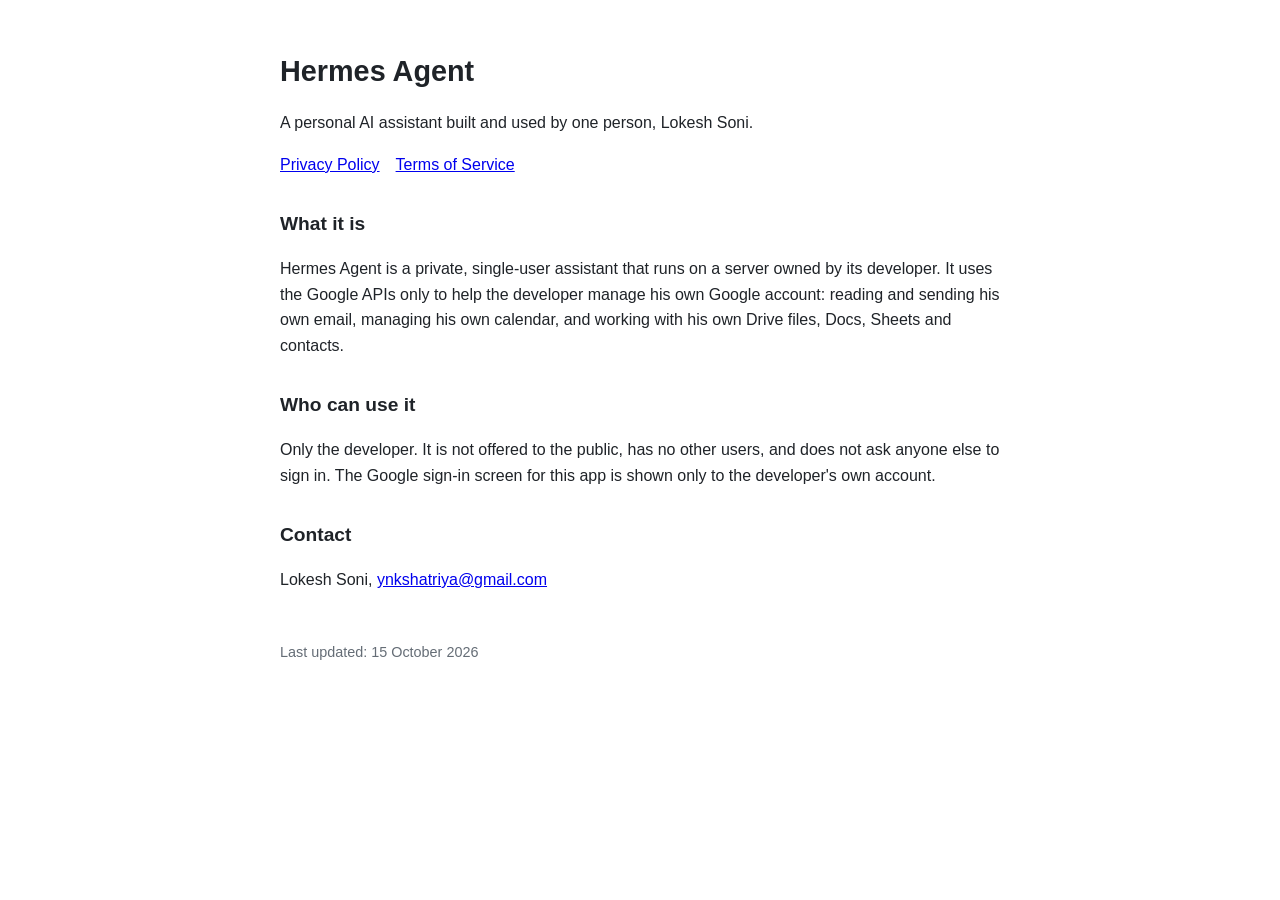
<file: index.html>
<!doctype html>
<html lang="en"><head><meta charset="utf-8"><meta name="viewport" content="width=device-width,initial-scale=1">
<title>Hermes Agent (personal assistant)</title><link rel="stylesheet" href="style.css"></head>
<body>
<h1>Hermes Agent</h1>
<p>A personal AI assistant built and used by one person, Lokesh Soni.</p>
<nav><a href="privacy.html">Privacy Policy</a><a href="terms.html">Terms of Service</a></nav>

<h2>What it is</h2>
<p>Hermes Agent is a private, single-user assistant that runs on a server owned by its developer. It uses the Google APIs only to help the developer manage his own Google account: reading and sending his own email, managing his own calendar, and working with his own Drive files, Docs, Sheets and contacts.</p>

<h2>Who can use it</h2>
<p>Only the developer. It is not offered to the public, has no other users, and does not ask anyone else to sign in. The Google sign-in screen for this app is shown only to the developer's own account.</p>

<h2>Contact</h2>
<p>Lokesh Soni, <a href="mailto:ynkshatriya@gmail.com">ynkshatriya@gmail.com</a></p>
<footer>Last updated: 15 October 2026</footer>
</body></html>
</file>
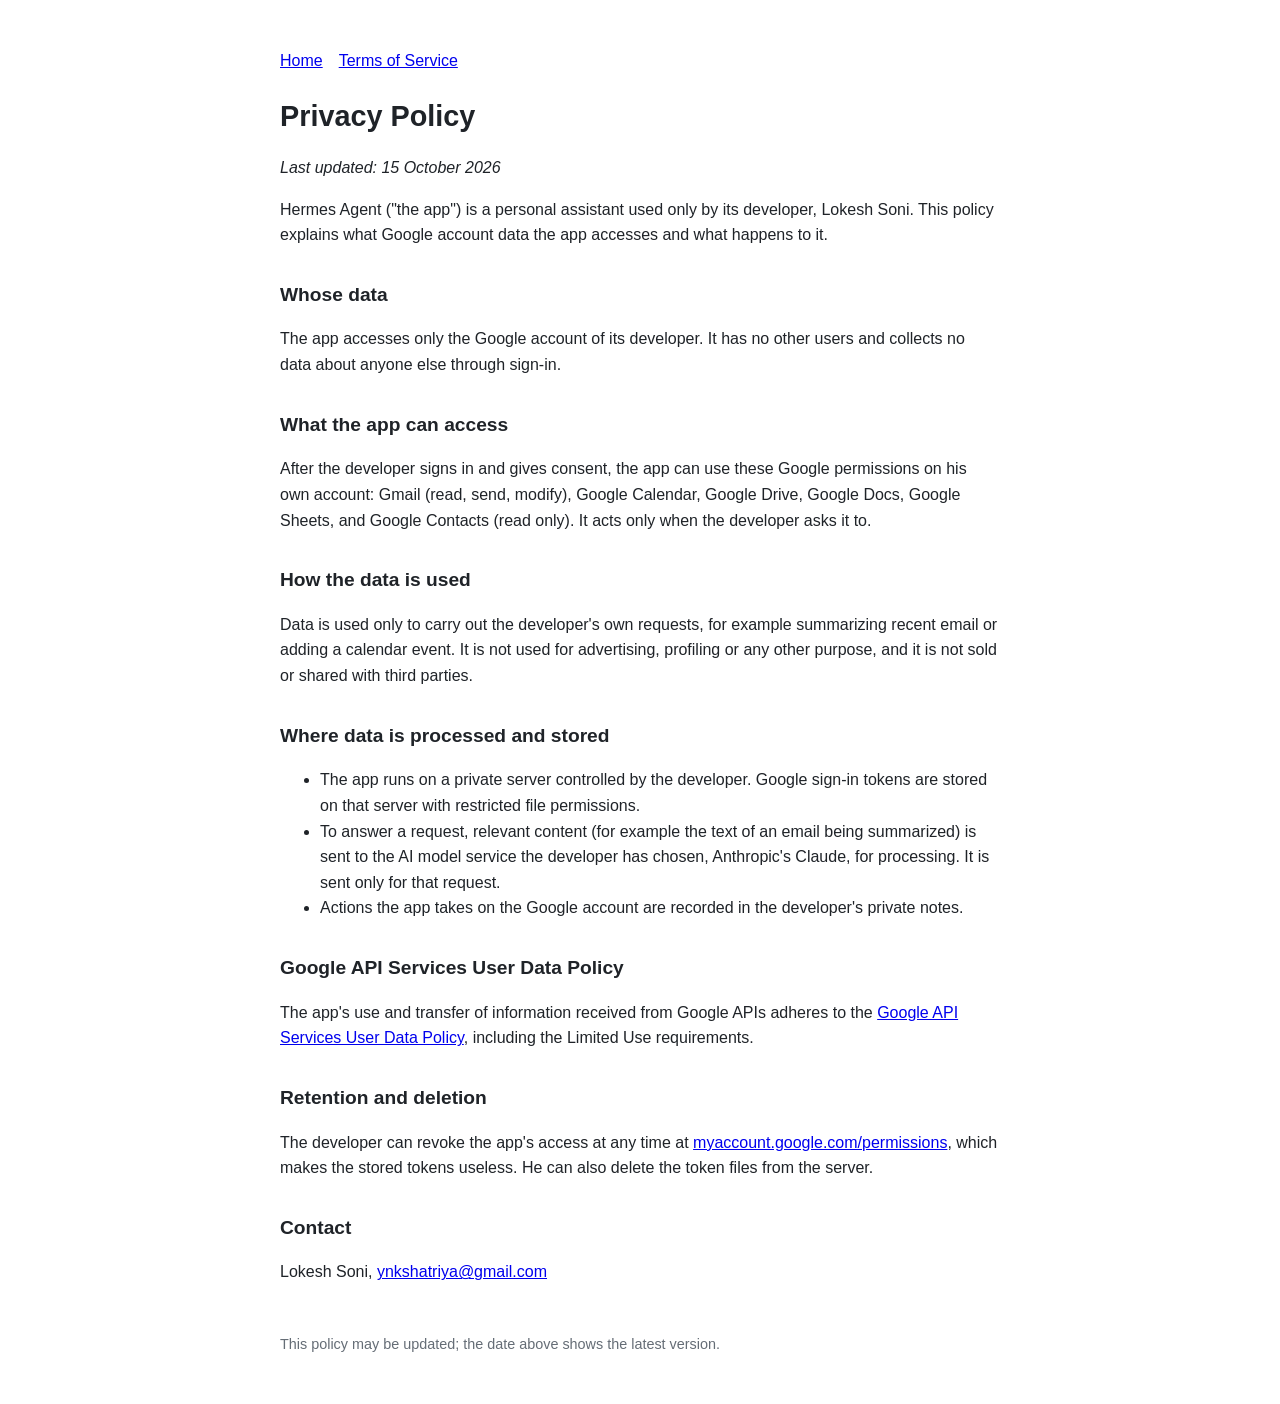
<file: privacy.html>
<!doctype html>
<html lang="en"><head><meta charset="utf-8"><meta name="viewport" content="width=device-width,initial-scale=1">
<title>Privacy Policy - Hermes Agent</title><link rel="stylesheet" href="style.css"></head>
<body>
<nav><a href="index.html">Home</a><a href="terms.html">Terms of Service</a></nav>
<h1>Privacy Policy</h1>
<p><em>Last updated: 15 October 2026</em></p>

<p>Hermes Agent ("the app") is a personal assistant used only by its developer, Lokesh Soni. This policy explains what Google account data the app accesses and what happens to it.</p>

<h2>Whose data</h2>
<p>The app accesses only the Google account of its developer. It has no other users and collects no data about anyone else through sign-in.</p>

<h2>What the app can access</h2>
<p>After the developer signs in and gives consent, the app can use these Google permissions on his own account: Gmail (read, send, modify), Google Calendar, Google Drive, Google Docs, Google Sheets, and Google Contacts (read only). It acts only when the developer asks it to.</p>

<h2>How the data is used</h2>
<p>Data is used only to carry out the developer's own requests, for example summarizing recent email or adding a calendar event. It is not used for advertising, profiling or any other purpose, and it is not sold or shared with third parties.</p>

<h2>Where data is processed and stored</h2>
<ul>
<li>The app runs on a private server controlled by the developer. Google sign-in tokens are stored on that server with restricted file permissions.</li>
<li>To answer a request, relevant content (for example the text of an email being summarized) is sent to the AI model service the developer has chosen, Anthropic's Claude, for processing. It is sent only for that request.</li>
<li>Actions the app takes on the Google account are recorded in the developer's private notes.</li>
</ul>

<h2>Google API Services User Data Policy</h2>
<p>The app's use and transfer of information received from Google APIs adheres to the <a href="https://developers.google.com/terms/api-services-user-data-policy">Google API Services User Data Policy</a>, including the Limited Use requirements.</p>

<h2>Retention and deletion</h2>
<p>The developer can revoke the app's access at any time at <a href="https://myaccount.google.com/permissions">myaccount.google.com/permissions</a>, which makes the stored tokens useless. He can also delete the token files from the server.</p>

<h2>Contact</h2>
<p>Lokesh Soni, <a href="mailto:ynkshatriya@gmail.com">ynkshatriya@gmail.com</a></p>
<footer>This policy may be updated; the date above shows the latest version.</footer>
</body></html>
</file>
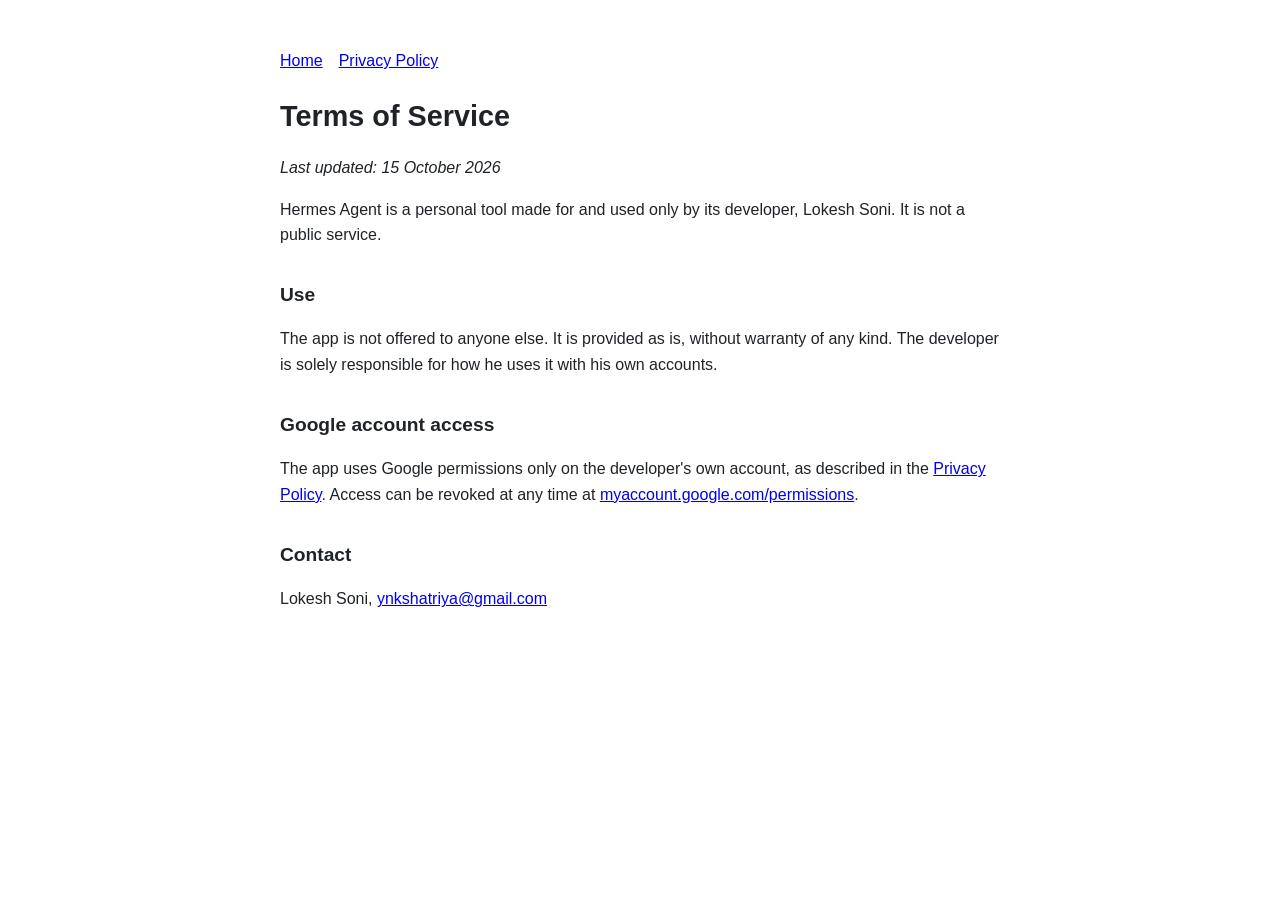
<file: terms.html>
<!doctype html>
<html lang="en"><head><meta charset="utf-8"><meta name="viewport" content="width=device-width,initial-scale=1">
<title>Terms of Service - Hermes Agent</title><link rel="stylesheet" href="style.css"></head>
<body>
<nav><a href="index.html">Home</a><a href="privacy.html">Privacy Policy</a></nav>
<h1>Terms of Service</h1>
<p><em>Last updated: 15 October 2026</em></p>

<p>Hermes Agent is a personal tool made for and used only by its developer, Lokesh Soni. It is not a public service.</p>

<h2>Use</h2>
<p>The app is not offered to anyone else. It is provided as is, without warranty of any kind. The developer is solely responsible for how he uses it with his own accounts.</p>

<h2>Google account access</h2>
<p>The app uses Google permissions only on the developer's own account, as described in the <a href="privacy.html">Privacy Policy</a>. Access can be revoked at any time at <a href="https://myaccount.google.com/permissions">myaccount.google.com/permissions</a>.</p>

<h2>Contact</h2>
<p>Lokesh Soni, <a href="mailto:ynkshatriya@gmail.com">ynkshatriya@gmail.com</a></p>
</body></html>
</file>
<file: style.css>
body{font-family:-apple-system,BlinkMacSystemFont,"Segoe UI",Roboto,Helvetica,Arial,sans-serif;max-width:720px;margin:48px auto;padding:0 20px;line-height:1.6;color:#1f2328}
h1{font-size:1.8rem;margin-bottom:.2rem}h2{margin-top:2rem;font-size:1.2rem}
nav a{margin-right:16px}footer{margin-top:3rem;color:#656d76;font-size:.9rem}
code{background:#f3f4f6;padding:1px 5px;border-radius:4px}
</file>
